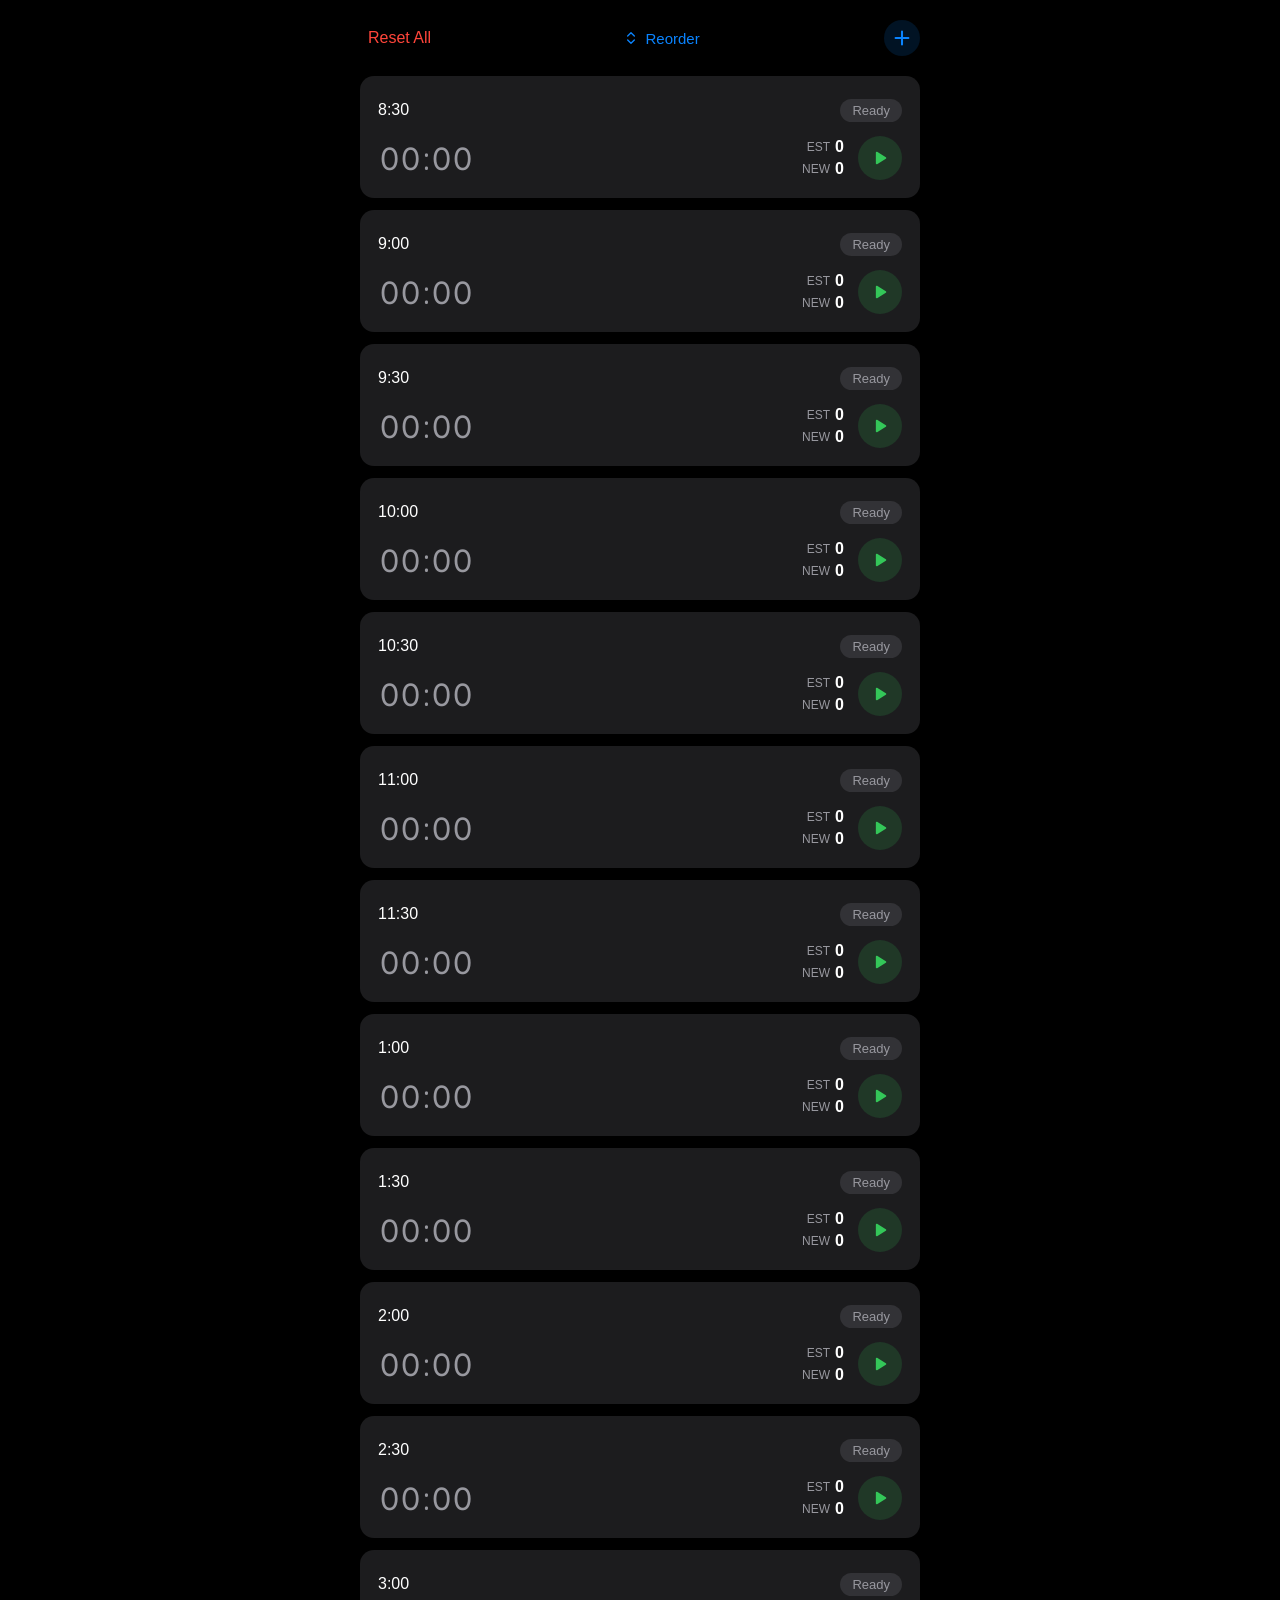
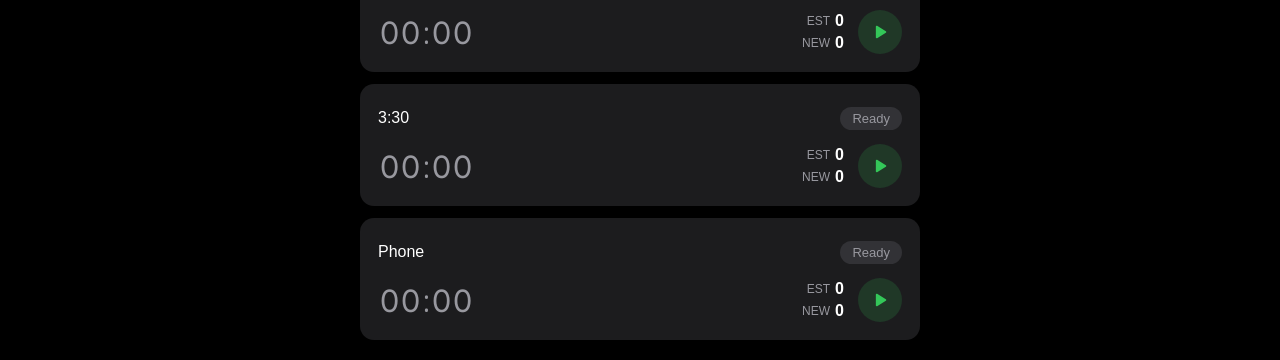
<file: index.html>
<!DOCTYPE html>
<html lang="en">
<head>
    <meta charset="UTF-8">
    <meta name="viewport" content="width=device-width, initial-scale=1.0">
    <meta name="referrer" content="strict-origin-when-cross-origin">
    <title>Clinic Timer</title>
    <link rel="preconnect" href="https://fonts.googleapis.com">
    <link rel="preconnect" href="https://fonts.gstatic.com" crossorigin>
    <link
        rel="stylesheet"
        href="https://fonts.googleapis.com/css2?family=Quicksand:wght@400;500&display=swap"
        crossorigin="anonymous"
        referrerpolicy="no-referrer"
    >
    <link rel="stylesheet" href="styles.css">
    <script src="app.js" defer></script>
</head>
<body>
    <!-- Unified SVG icon sprite (24x24 grid, consistent rounded geometry) -->
    <svg class="icon-sprite" aria-hidden="true" focusable="false">
        <defs>
            <symbol id="ct-icon-play" viewBox="0 0 24 24">
                <polygon
                    points="8 5.5 18.5 12 8 18.5 8 5.5"
                    fill="currentColor"
                    stroke="currentColor"
                    stroke-width="2"
                    stroke-linejoin="round"
                    stroke-linecap="round"
                ></polygon>
            </symbol>
            <symbol id="ct-icon-pause" viewBox="0 0 24 24">
                <rect x="6.5" y="4.5" width="4" height="15" rx="1.5" fill="currentColor"></rect>
                <rect x="13.5" y="4.5" width="4" height="15" rx="1.5" fill="currentColor"></rect>
            </symbol>
            <symbol id="ct-icon-reset" viewBox="0 0 24 24">
                <path
                    d="M3 12a9 9 0 1 0 3-6.7L3 8"
                    fill="none"
                    stroke="currentColor"
                    stroke-width="2"
                    stroke-linecap="round"
                    stroke-linejoin="round"
                ></path>
                <path
                    d="M3 3v5h5"
                    fill="none"
                    stroke="currentColor"
                    stroke-width="2"
                    stroke-linecap="round"
                    stroke-linejoin="round"
                ></path>
            </symbol>
            <symbol id="ct-icon-trash" viewBox="0 0 24 24">
                <path
                    d="M3 6h18"
                    fill="none"
                    stroke="currentColor"
                    stroke-width="2"
                    stroke-linecap="round"
                    stroke-linejoin="round"
                ></path>
                <path
                    d="M19 6v14a2 2 0 0 1-2 2H7a2 2 0 0 1-2-2V6"
                    fill="none"
                    stroke="currentColor"
                    stroke-width="2"
                    stroke-linecap="round"
                    stroke-linejoin="round"
                ></path>
                <path
                    d="M8 6V4a2 2 0 0 1 2-2h4a2 2 0 0 1 2 2v2"
                    fill="none"
                    stroke="currentColor"
                    stroke-width="2"
                    stroke-linecap="round"
                    stroke-linejoin="round"
                ></path>
                <line
                    x1="10"
                    y1="11"
                    x2="10"
                    y2="17"
                    stroke="currentColor"
                    stroke-width="2"
                    stroke-linecap="round"
                ></line>
                <line
                    x1="14"
                    y1="11"
                    x2="14"
                    y2="17"
                    stroke="currentColor"
                    stroke-width="2"
                    stroke-linecap="round"
                ></line>
            </symbol>
            <symbol id="ct-icon-plus" viewBox="0 0 24 24">
                <path
                    d="M12 5v14M5 12h14"
                    fill="none"
                    stroke="currentColor"
                    stroke-width="2.25"
                    stroke-linecap="round"
                ></path>
            </symbol>
            <symbol id="ct-icon-reorder" viewBox="0 0 24 24">
                <path
                    d="m7 15 5 5 5-5M7 9l5-5 5 5"
                    fill="none"
                    stroke="currentColor"
                    stroke-width="2"
                    stroke-linecap="round"
                    stroke-linejoin="round"
                ></path>
            </symbol>
            <symbol id="ct-icon-grip" viewBox="0 0 24 24">
                <circle cx="9" cy="6" r="1.5" fill="currentColor"></circle>
                <circle cx="15" cy="6" r="1.5" fill="currentColor"></circle>
                <circle cx="9" cy="12" r="1.5" fill="currentColor"></circle>
                <circle cx="15" cy="12" r="1.5" fill="currentColor"></circle>
                <circle cx="9" cy="18" r="1.5" fill="currentColor"></circle>
                <circle cx="15" cy="18" r="1.5" fill="currentColor"></circle>
            </symbol>
        </defs>
    </svg>

    <main class="timer-container">
        <header class="header">
            <button type="button" id="reset-all-btn" class="reset-all">
                Reset All
            </button>
            <button type="button" id="reorder-btn" class="reorder-button" aria-pressed="false">
                <svg class="icon icon-sm" width="16" height="16" aria-hidden="true" focusable="false">
                    <use href="#ct-icon-reorder"></use>
                </svg>
                <span>Reorder</span>
            </button>
            <button type="button" id="add-timer-btn" class="add-button" aria-label="Add new timer" title="Add new timer">
                <svg class="icon" width="22" height="22" aria-hidden="true" focusable="false">
                    <use href="#ct-icon-plus"></use>
                </svg>
            </button>
        </header>

        <section id="timer-list" class="timer-list" aria-label="Clinic visit timers"></section>
    </main>

    <!-- Native modal dialogs -->
    <dialog id="add-timer-dialog" class="modal-dialog" aria-labelledby="add-timer-title" closedby="any">
        <form id="add-timer-form" method="dialog" class="modal-content">
            <h2 id="add-timer-title" class="modal-title">New Timer</h2>
            <input
                id="timer-name-input"
                name="timerName"
                type="text"
                class="input"
                placeholder="Timer Name"
                aria-label="Timer Name"
                autocomplete="off"
                autofocus
            >
            <div class="button-group">
                <button type="button" id="add-timer-cancel-btn" class="button cancel">
                    Cancel
                </button>
                <button type="submit" value="confirm" class="button confirm">
                    Add
                </button>
            </div>
        </form>
    </dialog>

    <dialog id="reset-all-dialog" class="modal-dialog" aria-labelledby="reset-all-title" closedby="any">
        <form method="dialog" class="modal-content">
            <h2 id="reset-all-title" class="modal-title">Reset All Timers?</h2>
            <p class="modal-description">
                This will reset all active timers to zero. This action cannot be undone.
            </p>
            <div class="button-group">
                <button type="submit" value="cancel" class="button cancel" autofocus>
                    Cancel
                </button>
                <button type="submit" value="confirm" class="button delete">
                    Reset
                </button>
            </div>
        </form>
    </dialog>

    <dialog id="delete-timer-dialog" class="modal-dialog" aria-labelledby="delete-timer-title" closedby="any">
        <form method="dialog" class="modal-content">
            <h2 id="delete-timer-title" class="modal-title">Delete Timer?</h2>
            <p class="modal-description">
                This will permanently delete the timer. This action cannot be undone.
            </p>
            <div class="button-group">
                <button type="submit" value="cancel" class="button cancel" autofocus>
                    Cancel
                </button>
                <button type="submit" value="confirm" class="button delete">
                    Delete
                </button>
            </div>
        </form>
    </dialog>
</body>
</html>
</file>
<file: styles.css>
:root {
    --bg-page: #000000;
    --bg-card: #1c1c1e;
    --bg-card-hover: #222225;
    --bg-input: #2c2c2e;
    --text-primary: #ffffff;
    --text-muted: #98989f;
    --accent-blue: #0a84ff;
    --accent-green: #34c759;
    --accent-amber: #ffd60a;
    --accent-red: #ff453a;
}

*,
*::before,
*::after {
    box-sizing: border-box;
}

body {
    margin: 0;
    font-family: -apple-system, BlinkMacSystemFont, 'Segoe UI', Roboto, Oxygen, Ubuntu, Cantarell, sans-serif;
    background-color: var(--bg-page);
    color: var(--text-primary);
    -webkit-font-smoothing: antialiased;
}

.icon-sprite {
    position: absolute;
    width: 0;
    height: 0;
    overflow: hidden;
    pointer-events: none;
}

.icon {
    display: block;
    flex: none;
    pointer-events: none;
}

.timer-container {
    max-width: 600px;
    margin: 0 auto;
    padding: 20px;
}

.header {
    display: flex;
    justify-content: space-between;
    align-items: center;
    margin-bottom: 20px;
}

.reset-all {
    color: var(--accent-red);
    border: none;
    background: none;
    font-size: 16px;
    font-weight: 500;
    cursor: pointer;
    padding: 6px 8px;
    border-radius: 8px;
    transition: background-color 0.15s ease, opacity 0.15s ease;
}

.reset-all:hover {
    background-color: rgba(255, 69, 58, 0.14);
}

.add-button {
    color: var(--accent-blue);
    border: none;
    background: rgba(10, 132, 255, 0.14);
    cursor: pointer;
    width: 36px;
    height: 36px;
    border-radius: 999px;
    display: inline-flex;
    align-items: center;
    justify-content: center;
    padding: 0;
    transition: background-color 0.15s ease, transform 0.12s ease;
}

.add-button:hover {
    background-color: rgba(10, 132, 255, 0.24);
}

.add-button:active {
    transform: scale(0.94);
}

.reorder-button {
    color: var(--accent-blue);
    border: none;
    background: none;
    font-size: 15px;
    font-weight: 500;
    cursor: pointer;
    padding: 6px 12px;
    border-radius: 999px;
    display: inline-flex;
    align-items: center;
    gap: 6px;
    transition: background-color 0.15s ease, color 0.15s ease;
}

.reorder-button:hover {
    background-color: rgba(10, 132, 255, 0.14);
}

.reorder-button.active {
    font-weight: 600;
    background-color: var(--accent-blue);
    color: var(--text-primary);
}

.reorder-button.active:hover {
    background-color: #2993ff;
}

.timer-list {
    display: flex;
    flex-direction: column;
    gap: 12px;
}

.timer-card {
    background-color: var(--bg-card);
    border-radius: 14px;
    padding: 16px;
    cursor: pointer;
    user-select: none;
    position: relative;
    border: 2px solid transparent;
    transition: background-color 0.15s ease, border-color 0.15s ease, opacity 0.15s ease;
}

.timer-card:hover {
    background-color: var(--bg-card-hover);
}

.timer-card[draggable="true"] {
    cursor: grab;
}

.timer-card.dragging {
    opacity: 0.45;
    cursor: grabbing;
}

.timer-card.drag-over {
    border-color: var(--accent-blue);
}

.timer-header {
    display: flex;
    justify-content: space-between;
    align-items: center;
    margin-bottom: 10px;
    gap: 8px;
}

.timer-title-group {
    display: flex;
    align-items: center;
    gap: 8px;
    min-width: 0;
}

.drag-grip {
    color: var(--text-muted);
    display: none;
}

.timer-card[draggable="true"] .drag-grip {
    display: inline-flex;
}

.timer-name {
    font-size: 16px;
    font-weight: 500;
    overflow: hidden;
    text-overflow: ellipsis;
    white-space: nowrap;
}

.header-controls {
    display: flex;
    align-items: center;
    gap: 6px;
    flex-shrink: 0;
}

.status-badge {
    padding: 4px 12px;
    border-radius: 999px;
    font-size: 13px;
    font-weight: 500;
}

.status-ready {
    background-color: rgba(152, 152, 159, 0.18);
    color: var(--text-muted);
}

.status-running {
    background-color: rgba(52, 199, 89, 0.2);
    color: var(--accent-green);
}

.status-paused {
    background-color: rgba(255, 214, 10, 0.2);
    color: var(--accent-amber);
}

.timer-display {
    display: flex;
    justify-content: space-between;
    align-items: center;
    gap: 12px;
}

.time {
    font-size: 32px;
    font-family: 'Quicksand', sans-serif;
    font-weight: 500;
    font-variant-numeric: tabular-nums;
    color: var(--text-muted);
    letter-spacing: 0.07em;
    padding-left: 0.07em;
}

.time.running {
    color: var(--text-primary);
}

.timer-right {
    display: flex;
    align-items: center;
    gap: 14px;
}

.complexity {
    text-align: right;
}

.complexity-row {
    display: flex;
    align-items: center;
    gap: 5px;
    justify-content: flex-end;
    line-height: 1.35;
}

.complexity-label {
    color: var(--text-muted);
    font-size: 12px;
}

.complexity-value {
    font-weight: 700;
    font-variant-numeric: tabular-nums;
}

.extended-code {
    color: var(--accent-amber);
    font-size: 12px;
    font-weight: 500;
}

/* Unified icon controls */
.play-button {
    border: none;
    cursor: pointer;
    padding: 0;
    width: 44px;
    height: 44px;
    border-radius: 999px;
    display: inline-flex;
    align-items: center;
    justify-content: center;
    flex-shrink: 0;
    transition: background-color 0.15s ease, color 0.15s ease, transform 0.12s ease;
}

.play-button.stopped {
    background-color: rgba(52, 199, 89, 0.16);
    color: var(--accent-green);
}

.play-button.stopped:hover {
    background-color: rgba(52, 199, 89, 0.28);
}

.play-button.running {
    background-color: rgba(255, 214, 10, 0.18);
    color: var(--accent-amber);
}

.play-button.running:hover {
    background-color: rgba(255, 214, 10, 0.3);
}

.play-button:active {
    transform: scale(0.93);
}

.action-button {
    color: var(--text-muted);
    background: transparent;
    border: none;
    cursor: pointer;
    width: 32px;
    height: 32px;
    border-radius: 999px;
    padding: 0;
    display: inline-flex;
    align-items: center;
    justify-content: center;
    transition: opacity 0.18s ease, background-color 0.15s ease, color 0.15s ease, transform 0.12s ease;
}

.action-button:active {
    transform: scale(0.92);
}

.action-button.reset-button:hover,
.action-button.reset-button:focus-visible {
    color: var(--text-primary);
    background-color: rgba(255, 255, 255, 0.12);
}

.action-button.delete-button:hover,
.action-button.delete-button:focus-visible {
    color: var(--accent-red);
    background-color: rgba(255, 69, 58, 0.16);
}

@media (hover: hover) {
    .action-button {
        opacity: 0;
    }

    .timer-card:hover .action-button,
    .timer-card:focus-within .action-button {
        opacity: 1;
    }
}

@media (hover: none) {
    .action-button.reset-button {
        opacity: 0.72;
    }

    .action-button.delete-button {
        color: var(--accent-red);
        opacity: 0.78;
    }
}

button:focus-visible,
.input:focus-visible {
    outline: 2px solid var(--accent-blue);
    outline-offset: 2px;
}

/* Native <dialog> modal styling */
dialog.modal-dialog {
    background: transparent;
    border: none;
    padding: 0;
    margin: auto;
    width: calc(100% - 40px);
    max-width: 400px;
    color: var(--text-primary);
    overflow: visible;
}

dialog:modal {
    overscroll-behavior: contain;
}

dialog::backdrop {
    background-color: rgba(0, 0, 0, 0.65);
    backdrop-filter: blur(4px);
    overflow: hidden;
    overscroll-behavior: contain;
}

.modal-content {
    background-color: var(--bg-card);
    border-radius: 14px;
    padding: 20px;
    box-shadow: 0 18px 48px rgba(0, 0, 0, 0.55);
}

.modal-title {
    margin: 0 0 12px;
    font-size: 20px;
    font-weight: 600;
}

.modal-description {
    color: var(--text-muted);
    margin: 0 0 20px;
    font-size: 15px;
    line-height: 1.45;
}

.input {
    width: 100%;
    padding: 10px 12px;
    margin: 4px 0 18px;
    background-color: var(--bg-input);
    border: none;
    border-radius: 10px;
    color: var(--text-primary);
    font-size: 16px;
}

.button-group {
    display: flex;
    justify-content: flex-end;
    gap: 12px;
}

.button {
    background: none;
    border: none;
    font-size: 16px;
    cursor: pointer;
    padding: 8px 14px;
    border-radius: 8px;
    transition: background-color 0.15s ease;
}

.button.cancel {
    color: var(--text-muted);
}

.button.cancel:hover {
    background-color: rgba(255, 255, 255, 0.08);
}

.button.confirm {
    color: var(--accent-blue);
    font-weight: 600;
}

.button.confirm:hover {
    background-color: rgba(10, 132, 255, 0.16);
}

.button.delete {
    color: var(--accent-red);
    font-weight: 600;
}

.button.delete:hover {
    background-color: rgba(255, 69, 58, 0.16);
}
</file>
